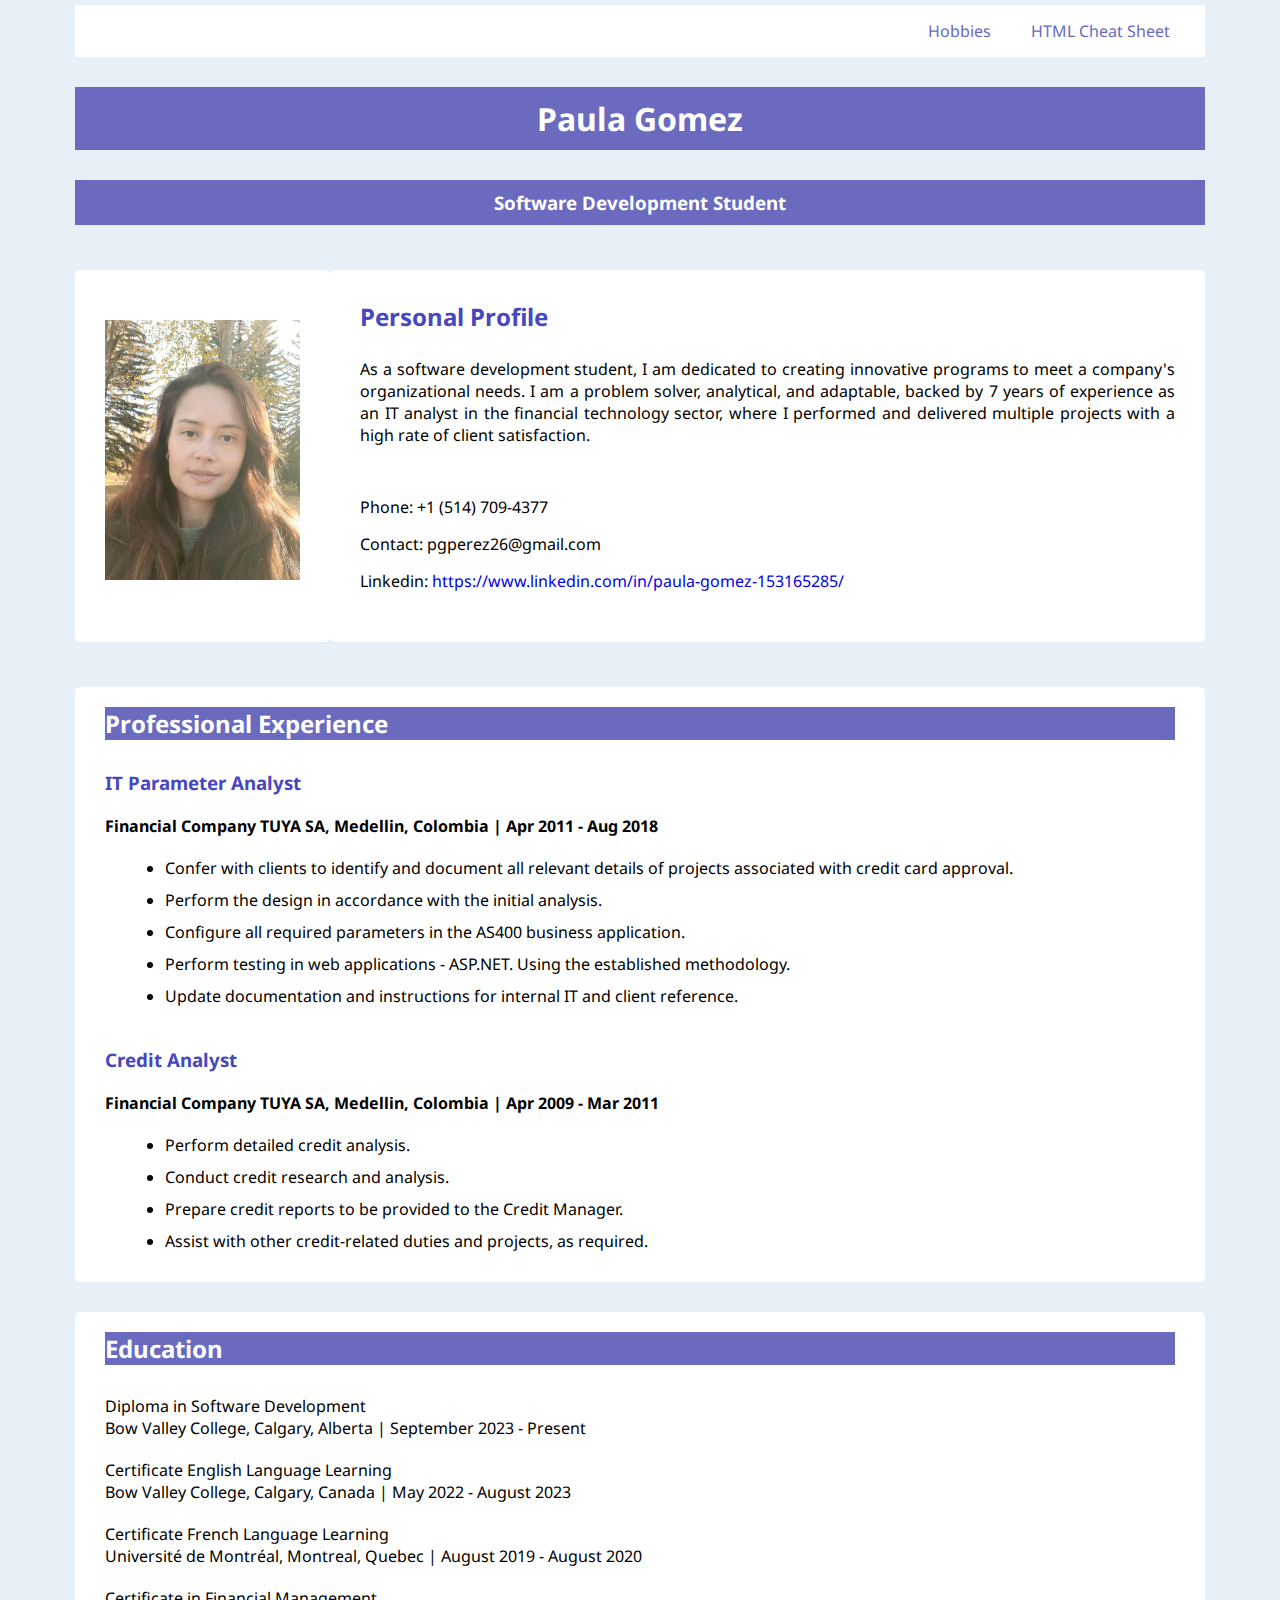
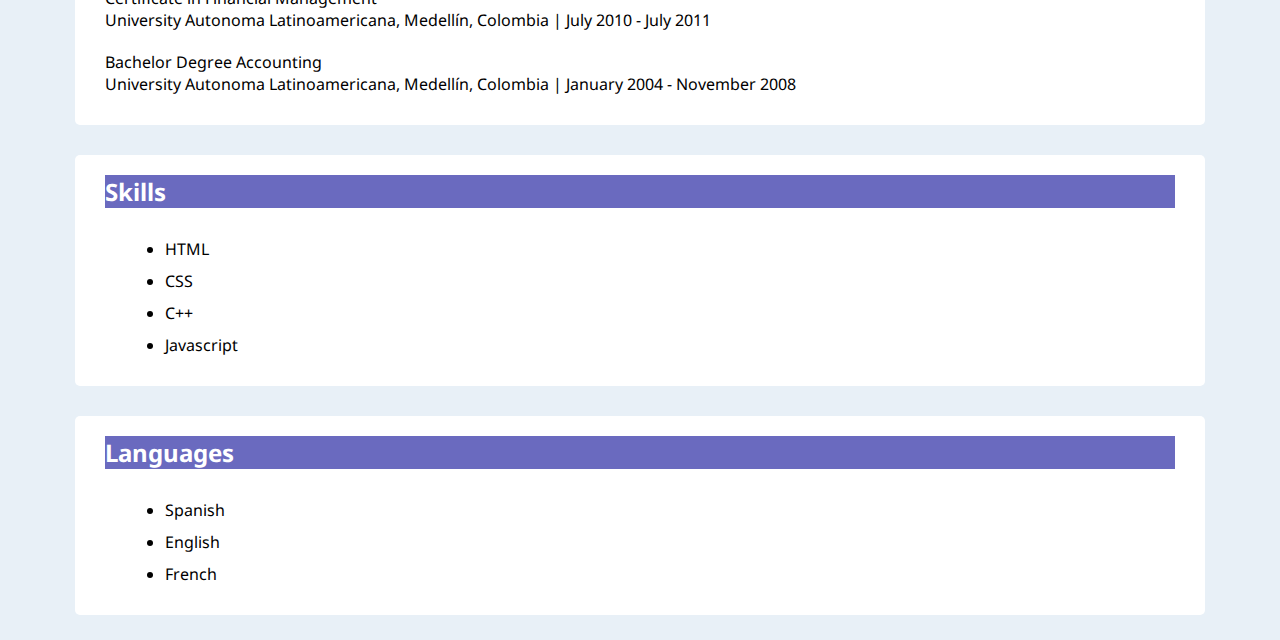
<file: index.html>
<!doctype html>

<html lang="en">
<html>
<head>
    <meta charset="utf-8">
    <title>Resume</title>
    <meta name="description" content="Personal website">
    <link rel="stylesheet" href="Styles.css">
    <link href="https://fonts.googleapis.com/css2?family=Noto+Sans&display=swap" rel="stylesheet">
</head>

<body>
    <header class="mainheader">
        
        <nav class="linksnav">
            <ul class="linkslist"> 
                <li class="liclass"><a href="hobbies/index.html" class="linksdetail">Hobbies</a></li>
                <li class="liclass"><a href="cheatsheet/index.html" class="linksdetail">HTML Cheat Sheet</a></li>
            </ul>
        </nav>
        <h1 class="paulagomez">Paula Gomez</h1>
        <h3 class="SD">Software Development Student</h3>
    </header>
    <main>
     <header class="headerphoto">
        <section class="sectionphoto">
            <div class="photo">
                <img src="images/paula.png" height="260" class="img">
                 </div>
                 <div class="photo1">
                 <h2 class="personalprofile">Personal Profile</h2>
                 <p class="infprofile">As a software development student, I am dedicated to creating innovative programs to meet a company's organizational needs. I am a problem solver, analytical, and adaptable, backed by 7 years of experience as an IT analyst in the financial technology sector, where I performed and delivered multiple projects with a high rate of client satisfaction.</p>
                 <p class="contact"> Phone: +1 (514) 709-4377 </p>
                 <p class="contact">Contact: pgperez26@gmail.com</p>
              <p class="linkedin">Linkedin: <a href="https://www.linkedin.com/in/paula-gomez-153165285/" class="linksdetail">https://www.linkedin.com/in/paula-gomez-153165285/</a></p>
            </div>
        </section>
    </header>
    <article>
        <section class="exp-edu-skill-lang">
             <section class="experience">
                 <h2 class="profexperience">Professional Experience</h2>
                 <h3 class="position">IT Parameter Analyst</h3>
                 <h4 class="company">Financial Company TUYA SA, Medellin, Colombia | Apr 2011 - Aug 2018</h4>
                 <ul class="role">
                    <li class="roledetail">Confer with clients to identify and document all relevant details of projects associated with credit card approval.</li>
                    <li class="roledetail">Perform the design in accordance with the initial analysis.</li>
                    <li class="roledetail">Configure all required parameters in the AS400 business application.</li>
                    <li class="roledetail">Perform testing in web applications - ASP.NET. Using the established methodology.</li>
                    <li class="roledetail">Update documentation and instructions for internal IT and client reference.</li>
                </ul>
                <h3 class="position2">Credit Analyst</h3>
                <h4 class="company">Financial Company TUYA SA, Medellin, Colombia | Apr 2009 - Mar 2011</h4>
                <ul class="role">
                    <li class="roledetail">Perform detailed credit analysis.</li>
                    <li class="roledetail">Conduct credit research and analysis.</li>
                    <li class="roledetail">Prepare credit reports to be provided to the Credit Manager.</li>
                    <li class="roledetail">Assist with other credit-related duties and projects, as required.</li>
                </ul>
            </section>
            <section class="education">
                <h2 class="educationtitle">Education</h2>
          
                <p class="sd">Diploma in Software Development<br>
                 Bow Valley College, Calgary, Alberta | September 2023 - Present </p>

                <p class="english">Certificate English Language Learning<br>
                Bow Valley College, Calgary, Canada | May 2022 - August 2023 </p>

                <p class="french">Certificate  French Language Learning<br>
                Université de Montréal, Montreal, Quebec | August 2019 - August 2020

                <p class="financ">Certificate in Financial Management<br>
                University Autonoma Latinoamericana, Medellín, Colombia | July 2010 - July 2011</p>

                <p class="account">Bachelor Degree Accounting<br>
                University Autonoma Latinoamericana, Medellín, Colombia | January 2004 - November 2008</p>
            </section>
            <section class="skills">
                <h2 class="titleskill">Skills</h2>
                    <ul class="listskill">
                        <li class="detailskill">HTML</li>
                        <li class="detailskill">CSS</li>
                        <li class="detailskill">C++</li>
                        <li class="detailskill">Javascript</li>
                    </ul>
            </section>
            <section class="languages">
                    <h2 class="titlelanguages">Languages</h2>
                    <ul class="listlanguages">
                        <li class="detaillanguages">Spanish</li>
                        <li class="detaillanguages">English</li>
                        <li class="detaillanguages">French</li>
                    </ul>
            </section>
        </section>
    </article>
    </main>

</body>
</html>
</file>
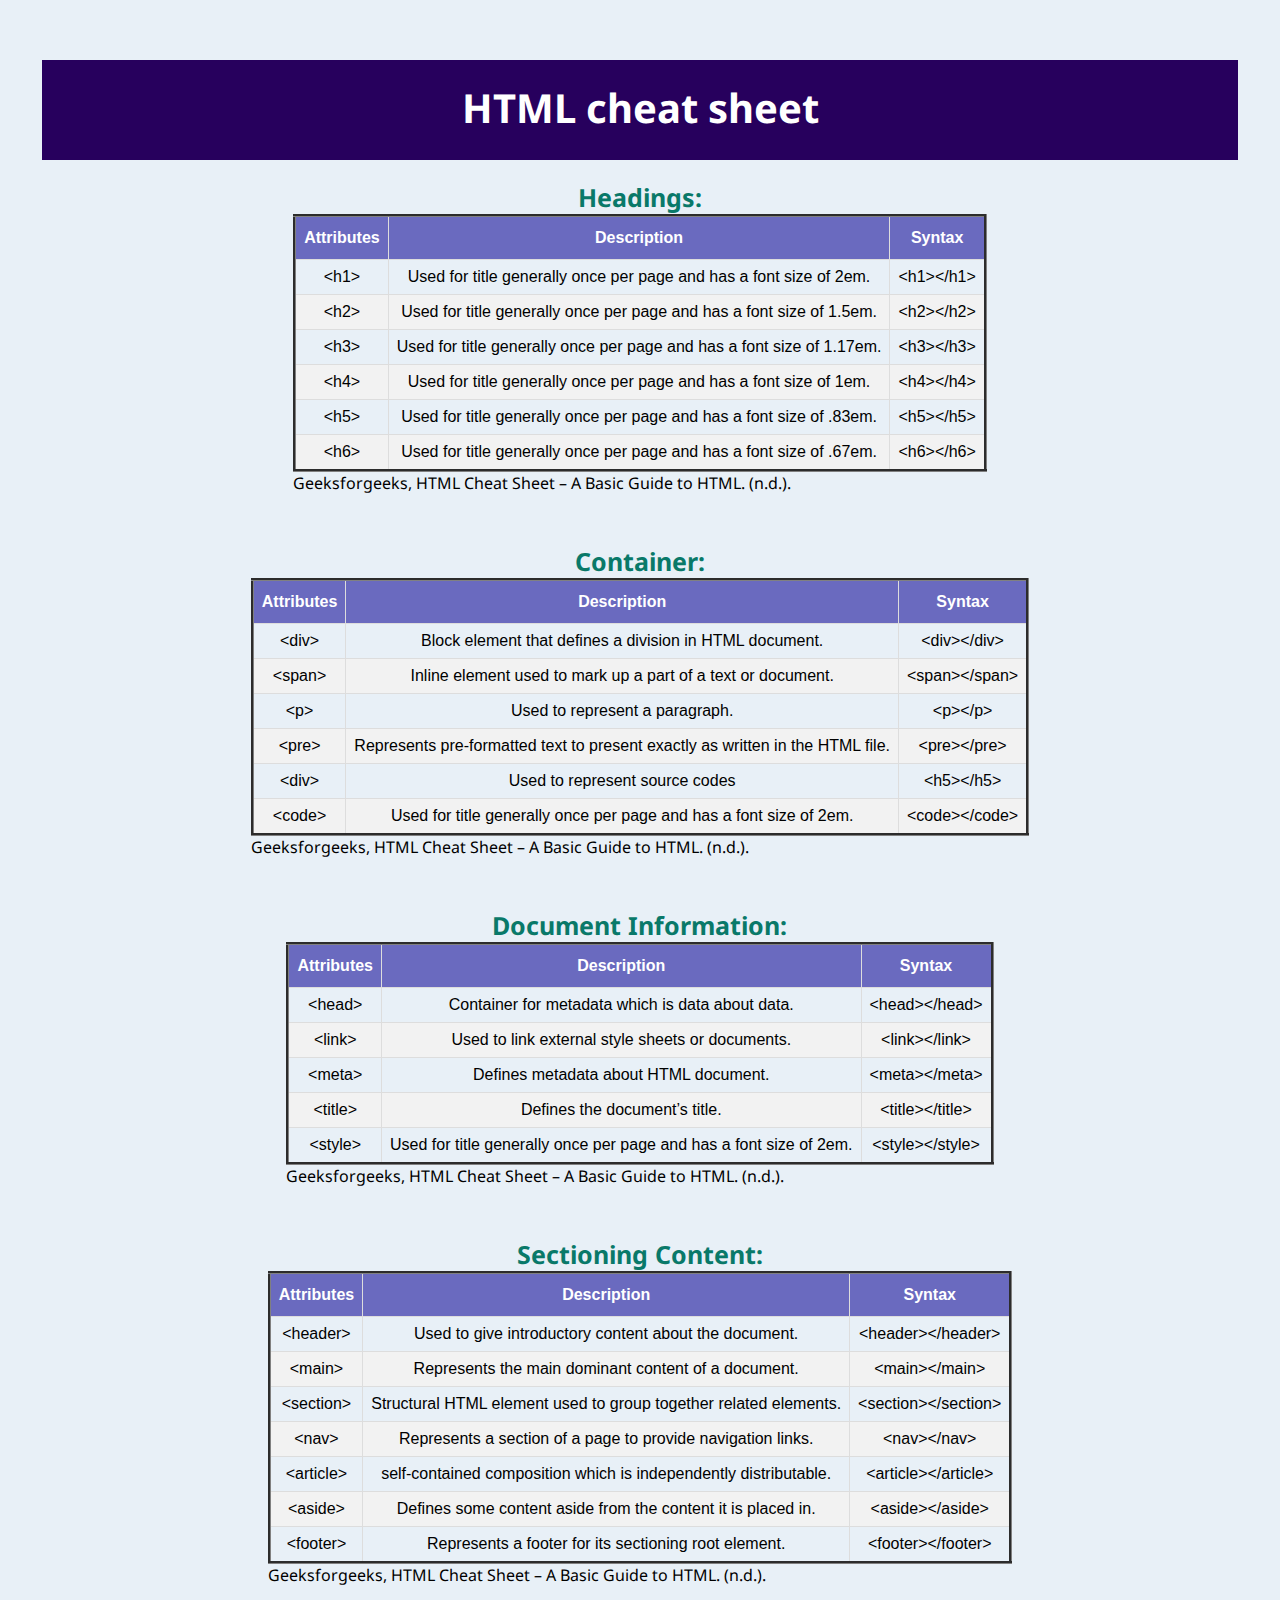
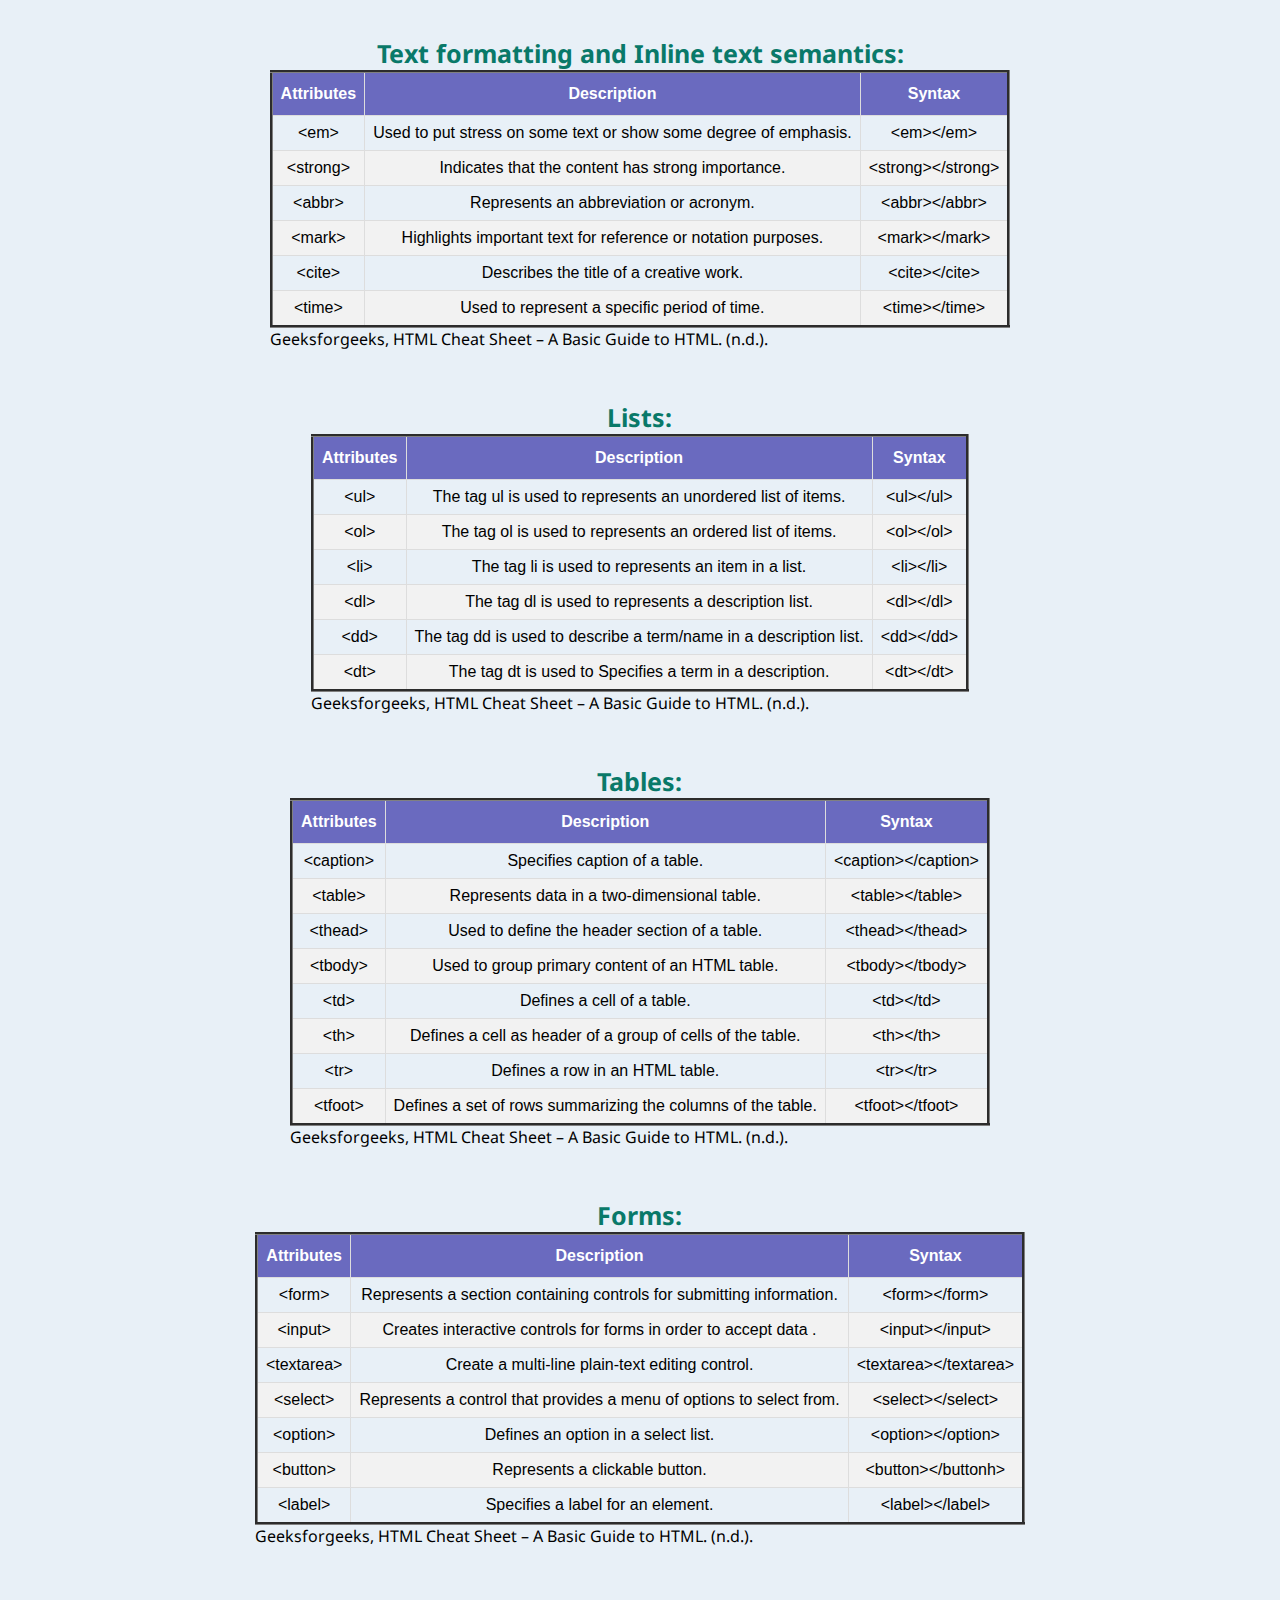
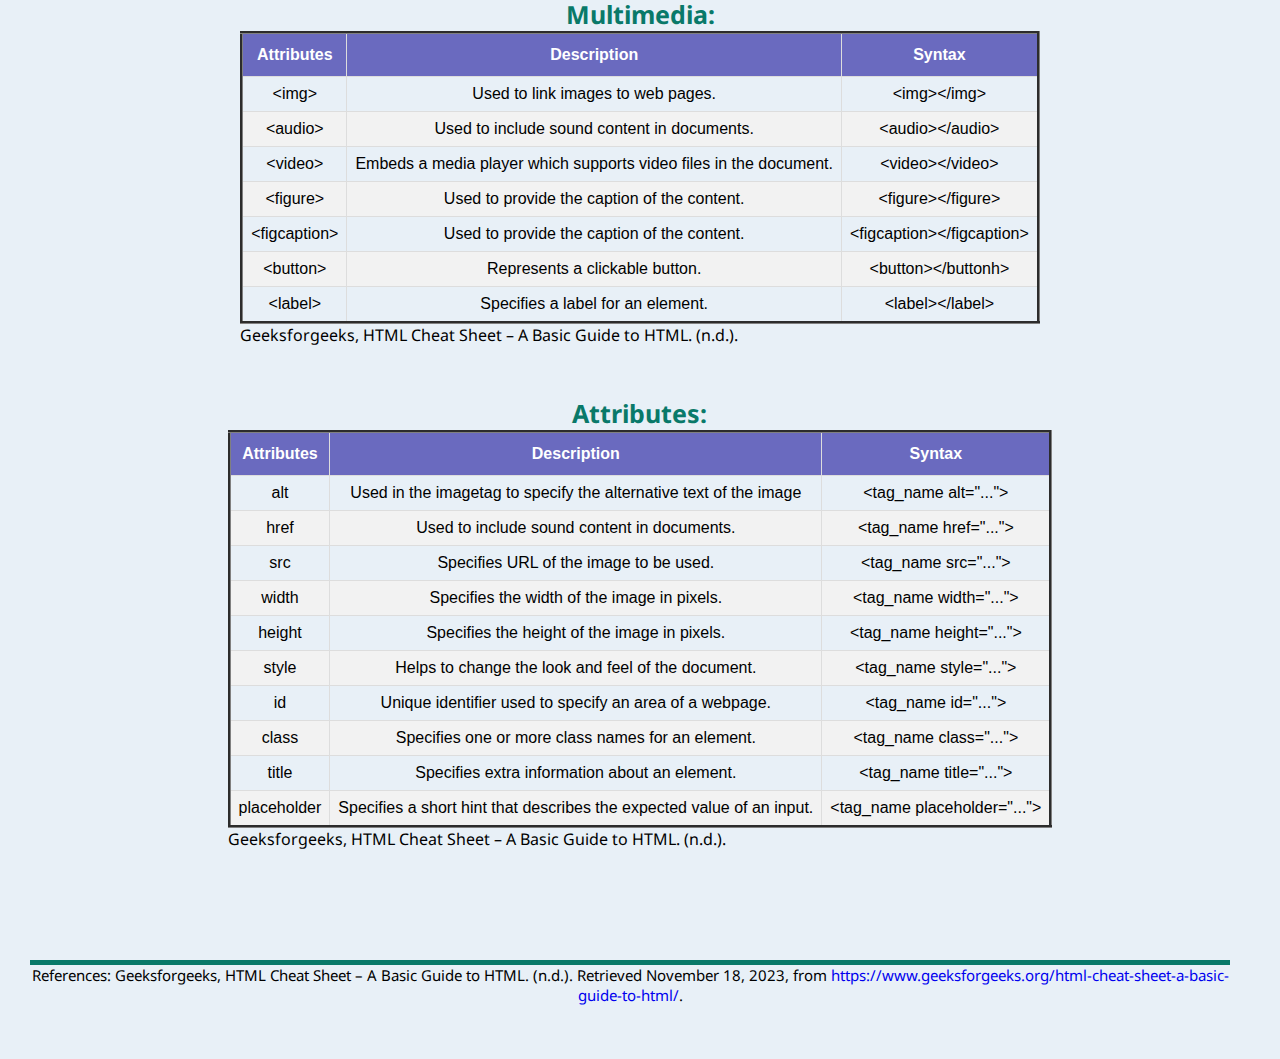
<file: cheatsheet/index.html>
<!doctype html>

<html lang="en">
<html>
<head>
    <meta charset="utf-8">
    <title>HTML cheat sheet</title>
    <meta name="description" content="HTML cheat sheet">
    <link rel="stylesheet" href="Styles.css">
    <script src="script.js"></script>
    <link href="https://fonts.googleapis.com/css2?family=Noto+Sans&display=swap" rel="stylesheet">
</head>

<body>
    <header class="mainheader">
        <h1 class="cheatsheet">HTML cheat sheet</h1>
    </header>
    <main>
    <section class="heading">
        <h3>Headings:</h3> 
        <table border="3">
        <thead>
        <tr>
            <th>Attributes</th>
            <th>Description</th>
            <th>Syntax</th>
        </tr>
        </thead>
        <tbody>
        <tr>
            <td>&lt;h1&gt</td>
            <td>Used for title generally once per page and has a font size of 2em.</td>
            <td>&lt;h1&gt;&lt;/h1&gt;</td>
        </tr>
        <tr>
            <td>&lt;h2&gt</td>
            <td>Used for title generally once per page and has a font size of 1.5em.</td>
            <td>&lt;h2&gt;&lt;/h2&gt;</td>
        </tr>
        <tr>
            <td>&lt;h3&gt</td>
            <td>Used for title generally once per page and has a font size of 1.17em.</td>
            <td>&lt;h3&gt;&lt;/h3&gt;</td>
        </tr>
        <tr>
            <td>&lt;h4&gt</td>
            <td>Used for title generally once per page and has a font size of 1em.</td>
            <td>&lt;h4&gt;&lt;/h4&gt;</td>
        </tr>
        <tr>
            <td>&lt;h5&gt</td>
            <td>Used for title generally once per page and has a font size of .83em.</td>
            <td>&lt;h5&gt;&lt;/h5&gt;</td>
        </tr>
        <tr>
            <td>&lt;h6&gt</td>
            <td>Used for title generally once per page and has a font size of .67em.</td>
            <td>&lt;h6&gt;&lt;/h6&gt;</td>
        </tr>
        </tbody>
    </table>
    <figcaption>Geeksforgeeks, HTML Cheat Sheet – A Basic Guide to HTML. (n.d.).</figcaption>    
</section>

    <section class="container">
        <h3>Container:</h3> 
    <table border="3">
        <thead>
        <tr>
            <th>Attributes</th>
            <th>Description</th>
            <th>Syntax</th>
        </tr>
        </thead>
        <tbody>
        <tr>
            <td>&lt;div&gt</td>
            <td>Block element that defines a division in HTML document.</td>
            <td>&lt;div&gt;&lt;/div&gt;</td>
        </tr>
        <tr>
            <td>&lt;span&gt</td>
            <td>Inline element used to mark up a part of a text or document.</td>
            <td>&lt;span&gt;&lt;/span&gt;</td>
        </tr>
        <tr>
            <td>&lt;p&gt</td>
            <td>Used to represent a paragraph.</td>
            <td>&lt;p&gt;&lt;/p&gt;</td>
        </tr>
        <tr>
            <td>&lt;pre&gt</td>
            <td>Represents pre-formatted text to present exactly as written in the HTML file.</td>
            <td>&lt;pre&gt;&lt;/pre&gt;</td>
        </tr>
        <tr>
            <td>&lt;div&gt</td>
            <td>Used to represent source codes</td>
            <td>&lt;h5&gt;&lt;/h5&gt;</td>
        </tr>
        <tr>
            <td>&lt;code&gt</td>
            <td>Used for title generally once per page and has a font size of 2em.</td>
            <td>&lt;code&gt;&lt;/code&gt;</td>
        </tr>
        </tbody>
    </table>
    <figcaption>Geeksforgeeks, HTML Cheat Sheet – A Basic Guide to HTML. (n.d.).</figcaption>
    </section>
    <section class="docinf">
        <h3>Document Information:</h3> 
    <table border="3">
        <thead>
        <tr>
            <th>Attributes</th>
            <th>Description</th>
            <th>Syntax</th>
        </tr>
        </thead>
        <tbody>
        <tr>
            <td>&lt;head&gt</td>
            <td>Container for metadata which is data about data.</td>
            <td>&lt;head&gt;&lt;/head&gt;</td>
        </tr>
        <tr>
            <td>&lt;link&gt</td>
            <td>Used to link external style sheets or documents.</td>
            <td>&lt;link&gt;&lt;/link&gt;</td>
        </tr>
        <tr>
            <td>&lt;meta&gt</td>
            <td>Defines metadata about HTML document.</td>
            <td>&lt;meta&gt;&lt;/meta&gt;</td>
        </tr>
        <tr>
            <td>&lt;title&gt</td>
            <td>Defines the document’s title.</td>
            <td>&lt;title&gt;&lt;/title&gt;</td>
        </tr>
        <tr>
            <td>&lt;style&gt</td>
            <td>Used for title generally once per page and has a font size of 2em.</td>
            <td>&lt;style&gt;&lt;/style&gt;</td>
        </tr>
        </tbody>
    </table>
    <figcaption>Geeksforgeeks, HTML Cheat Sheet – A Basic Guide to HTML. (n.d.).</figcaption>
    </section>
    <section class="sectcont">
        <h3>Sectioning Content:</h3> 
    <table border="3">
        <thead>
        <tr>
            <th>Attributes</th>
            <th>Description</th>
            <th>Syntax</th>
        </tr>
        </thead>
        <tbody>
        <tr>
            <td>&lt;header&gt</td>
            <td>Used to give introductory content about the document.</td>
            <td>&lt;header&gt;&lt;/header&gt;</td>
        </tr>
        <tr>
            <td>&lt;main&gt</td>
            <td>Represents the main dominant content of a document.</td>
            <td>&lt;main&gt;&lt;/main&gt;</td>
        </tr>
        <tr>
            <td>&lt;section&gt</td>
            <td>Structural HTML element used to group together related elements.</td>
            <td>&lt;section&gt;&lt;/section&gt;</td>
        </tr>
        <tr>
            <td>&lt;nav&gt</td>
            <td>Represents a section of a page to provide navigation links.</td>
            <td>&lt;nav&gt;&lt;/nav&gt;</td>
        </tr>
        <tr>
            <td>&lt;article&gt</td>
            <td>self-contained composition which is independently distributable.</td>
            <td>&lt;article&gt;&lt;/article&gt;</td>
        </tr>
        <tr>
            <td>&lt;aside&gt</td>
            <td>Defines some content aside from the content it is placed in.</td>
            <td>&lt;aside&gt;&lt;/aside&gt;</td>
        </tr>
        <tr>
            <td>&lt;footer&gt</td>
            <td>Represents a footer for its sectioning root element.</td>
            <td>&lt;footer&gt;&lt;/footer&gt;</td>
        </tr>
        </tbody>
    </table>
    <figcaption>Geeksforgeeks, HTML Cheat Sheet – A Basic Guide to HTML. (n.d.).</figcaption>
    </section>
    <section class="text">
        <h3>Text formatting and Inline text semantics: </h3> 
    <table border="3">
        <thead>
        <tr>
            <th>Attributes</th>
            <th>Description</th>
            <th>Syntax</th>
        </tr>
        </thead>
        <tbody>
        <tr>
            <td>&lt;em&gt</td>
            <td>Used to put stress on some text or show some degree of emphasis.</td>
            <td>&lt;em&gt;&lt;/em&gt;</td>
        </tr>
        <tr>
            <td>&lt;strong&gt</td>
            <td>Indicates that the content has strong importance.</td>
            <td>&lt;strong&gt;&lt;/strong&gt;</td>
        </tr>
        <tr>
            <td>&lt;abbr&gt</td>
            <td>Represents an abbreviation or acronym.</td>
            <td>&lt;abbr&gt;&lt;/abbr&gt;</td>
        </tr>
        <tr>
            <td>&lt;mark&gt</td>
            <td>Highlights important text for reference or notation purposes.</td>
            <td>&lt;mark&gt;&lt;/mark&gt;</td>
        </tr>
        <tr>
            <td>&lt;cite&gt</td>
            <td>Describes the title of a creative work.</td>
            <td>&lt;cite&gt;&lt;/cite&gt;</td>
        </tr>
        <tr>
            <td>&lt;time&gt</td>
            <td>Used to represent a specific period of time.</td>
            <td>&lt;time&gt;&lt;/time&gt;</td>
        </tr>
        
        </tbody>
    </table>
    <figcaption>Geeksforgeeks, HTML Cheat Sheet – A Basic Guide to HTML. (n.d.).</figcaption>
    </section>
    <section class="lists">
        <h3>Lists:</h3> 
    <table border="3">
        <thead>
        <tr>
            <th>Attributes</th>
            <th>Description</th>
            <th>Syntax</th>
        </tr>
        </thead>
        <tbody>
        <tr>
            <td>&lt;ul&gt</td>
            <td>The tag ul is used to represents an unordered list of items.</td>
            <td>&lt;ul&gt;&lt;/ul&gt;</td>
        </tr>
        <tr>
            <td>&lt;ol&gt</td>
            <td>The tag ol is used to represents an ordered list of items.</td>
            <td>&lt;ol&gt;&lt;/ol&gt;</td>
        </tr>
        <tr>
            <td>&lt;li&gt</td>
            <td>The tag li is used to represents an item in a list.</td>
            <td>&lt;li&gt;&lt;/li&gt;</td>
        </tr>
        <tr>
            <td>&lt;dl&gt</td>
            <td>The tag dl is used to represents a description list.</td>
            <td>&lt;dl&gt;&lt;/dl&gt;</td>
        </tr>
        <tr>
            <td>&lt;dd&gt</td>
            <td>The tag dd is used to describe a term/name in a description list.</td>
            <td>&lt;dd&gt;&lt;/dd&gt;</td>
        </tr>
        <tr>
            <td>&lt;dt&gt</td>
            <td>The tag dt is used to Specifies a term in a description.</td>
            <td>&lt;dt&gt;&lt;/dt&gt;</td>
        </tr>
        
        </tbody>
    </table>
    <figcaption>Geeksforgeeks, HTML Cheat Sheet – A Basic Guide to HTML. (n.d.).</figcaption>
    </section>
    <section class="tables">
        <h3>Tables:</h3> 
    <table border="3">
        <thead>
        <tr>
            <th>Attributes</th>
            <th>Description</th>
            <th>Syntax</th>
        </tr>
        </thead>
        <tbody>
        <tr>
            <td>&lt;caption&gt</td>
            <td>Specifies caption of a table.</td>
            <td>&lt;caption&gt;&lt;/caption&gt;</td>
        </tr>
        <tr>
            <td>&lt;table&gt</td>
            <td>Represents data in a two-dimensional table.</td>
            <td>&lt;table&gt;&lt;/table&gt;</td>
        </tr>
        <tr>
            <td>&lt;thead&gt</td>
            <td>Used to define the header section of a table.</td>
            <td>&lt;thead&gt;&lt;/thead&gt;</td>
        </tr>
        <tr>
            <td>&lt;tbody&gt</td>
            <td>Used to group primary content of an HTML table.</td>
            <td>&lt;tbody&gt;&lt;/tbody&gt;</td>
        </tr>
        <tr>
            <td>&lt;td&gt</td>
            <td>Defines a cell of a table.</td>
            <td>&lt;td&gt;&lt;/td&gt;</td>
        </tr>
        <tr>
            <td>&lt;th&gt</td>
            <td>Defines a cell as header of a group of cells of the table.</td>
            <td>&lt;th&gt;&lt;/th&gt;</td>
        </tr>
        <tr>
            <td>&lt;tr&gt</td>
            <td>Defines a row in an HTML table.</td>
            <td>&lt;tr&gt;&lt;/tr&gt;</td>
        </tr>
        <tr>
            <td>&lt;tfoot&gt</td>
            <td>Defines a set of rows summarizing the columns of the table.</td>
            <td>&lt;tfoot&gt;&lt;/tfoot&gt;</td>
        </tr>
        </tbody>
    </table>
    <figcaption>Geeksforgeeks, HTML Cheat Sheet – A Basic Guide to HTML. (n.d.).</figcaption>
    </section>
    <section class="forms">
        <h3>Forms: </h3> 
    <table border="3">
        <thead>
        <tr>
            <th>Attributes</th>
            <th>Description</th>
            <th>Syntax</th>
        </tr>
        </thead>
        <tbody>
        <tr>
            <td>&lt;form&gt</td>
            <td>Represents a section containing controls for submitting information.</td>
            <td>&lt;form&gt;&lt;/form&gt;</td>
        </tr>
        <tr>
            <td>&lt;input&gt</td>
            <td>Creates interactive controls for forms in order to accept data .</td>
            <td>&lt;input&gt;&lt;/input&gt;</td>
        </tr>
        <tr>
            <td>&lt;textarea&gt</td>
            <td>Create a multi-line plain-text editing control.</td>
            <td>&lt;textarea&gt;&lt;/textarea&gt;</td>
        </tr>
        <tr>
            <td>&lt;select&gt</td>
            <td>Represents a control that provides a menu of options to select from.</td>
            <td>&lt;select&gt;&lt;/select&gt;</td>
        </tr>
        <tr>
            <td>&lt;option&gt</td>
            <td>Defines an option in a select list.</td>
            <td>&lt;option&gt;&lt;/option&gt;</td>
        </tr>
        <tr>
            <td>&lt;button&gt</td>
            <td>Represents a clickable button.</td>
            <td>&lt;button&gt;&lt;/buttonh&gt;</td>
        </tr>
        <tr>
            <td>&lt;label&gt</td>
            <td>Specifies a label for an element.</td>
            <td>&lt;label&gt;&lt;/label&gt;</td>
        </tr>
        </tbody>
    </table>
    <figcaption>Geeksforgeeks, HTML Cheat Sheet – A Basic Guide to HTML. (n.d.).</figcaption>
    </section>
    <section class="multimedia">
        <h3>Multimedia:</h3> 
    <table border="3">
        <thead>
        <tr>
            <th>Attributes</th>
            <th>Description</th>
            <th>Syntax</th>
        </tr>
        </thead>
        <tbody>
        <tr>
            <td>&lt;img&gt</td>
            <td>Used to link images to web pages.</td>
            <td>&lt;img&gt;&lt;/img&gt;</td>
        </tr>
        <tr>
            <td>&lt;audio&gt</td>
            <td>Used to include sound content in documents.</td>
            <td>&lt;audio&gt;&lt;/audio&gt;</td>
        </tr>
        <tr>
            <td>&lt;video&gt</td>
            <td>Embeds a media player which supports video files in the document.</td>
            <td>&lt;video&gt;&lt;/video&gt;</td>
        </tr>
        <tr>
            <td>&lt;figure&gt</td>
            <td>Used to provide the caption of the content.</td>
            <td>&lt;figure&gt;&lt;/figure&gt;</td>
        </tr>
        <tr>
            <td>&lt;figcaption&gt</td>
            <td>Used to provide the caption of the content.</td>
            <td>&lt;figcaption&gt;&lt;/figcaption&gt;</td>
        </tr>
        <tr>
            <td>&lt;button&gt</td>
            <td>Represents a clickable button.</td>
            <td>&lt;button&gt;&lt;/buttonh&gt;</td>
        </tr>
        <tr>
            <td>&lt;label&gt</td>
            <td>Specifies a label for an element.</td>
            <td>&lt;label&gt;&lt;/label&gt;</td>
        </tr>
        </tbody>
    </table>
    <figcaption>Geeksforgeeks, HTML Cheat Sheet – A Basic Guide to HTML. (n.d.).</figcaption>
    </section>
    <section class="attributes">
        <h3>Attributes:</h3> 
    <table border="3">
        <thead>
        <tr>
            <th>Attributes</th>
            <th>Description</th>
            <th>Syntax</th>
        </tr>
        </thead>
        <tbody>
        <tr>
            <td>alt</td>
            <td>Used in the imagetag to specify the alternative text of the image</td>
            <td>&lt;tag_name alt="..."&gt;</td>
        </tr>
        <tr>
            <td>href</td>
            <td>Used to include sound content in documents.</td>
            <td>&lt;tag_name href="..."&gt;</td>
        </tr>
        <tr>
            <td>src</td>
            <td>Specifies URL of the image to be used.</td>
            <td>&lt;tag_name src="..."&gt;</td>
        </tr>
        <tr>
            <td>width</td>
            <td>Specifies the width of the image in pixels.</td>
            <td>&lt;tag_name width="..."&gt;</td>
        </tr>
        <tr>
            <td>height</td>
            <td>Specifies the height of the image in pixels.</td>
            <td>&lt;tag_name height="..."&gt;</td>
        </tr>
        <tr>
            <td>style</td>
            <td>Helps to change the look and feel of the document.</td>
            <td>&lt;tag_name style="..."&gt;</td>
        </tr>
        <tr>
            <td>id</td>
            <td>Unique identifier used to specify an area of a webpage.</td>
            <td>&lt;tag_name id="..."&gt;</td>
        </tr>
        <tr>
            <td>class</td>
            <td>Specifies one or more class names for an element.</td>
            <td>&lt;tag_name class="..."&gt;</td>
        </tr>
        <tr>
            <td>title</td>
            <td>Specifies extra information about an element.</td>
            <td>&lt;tag_name title="..."&gt;</td>
        </tr>
        <tr>
            <td>placeholder</td>
            <td>Specifies a short hint that describes the expected value of an input.</td>
            <td>&lt;tag_name placeholder="..."&gt;</td>
        </tr>
        </tbody>
    </table>
    <figcaption>Geeksforgeeks, HTML Cheat Sheet – A Basic Guide to HTML. (n.d.).</figcaption>
    </section>
</main>   
<footer>
    <p class="refdetail">References: Geeksforgeeks, HTML Cheat Sheet – A Basic Guide to HTML. (n.d.). Retrieved November 18, 2023, from <a href="https://www.geeksforgeeks.org/html-cheat-sheet-a-basic-guide-to-html/" class="link">https://www.geeksforgeeks.org/html-cheat-sheet-a-basic-guide-to-html/</a>.</p><br><br>
    </footer>
  

</body>
</html>
</file>
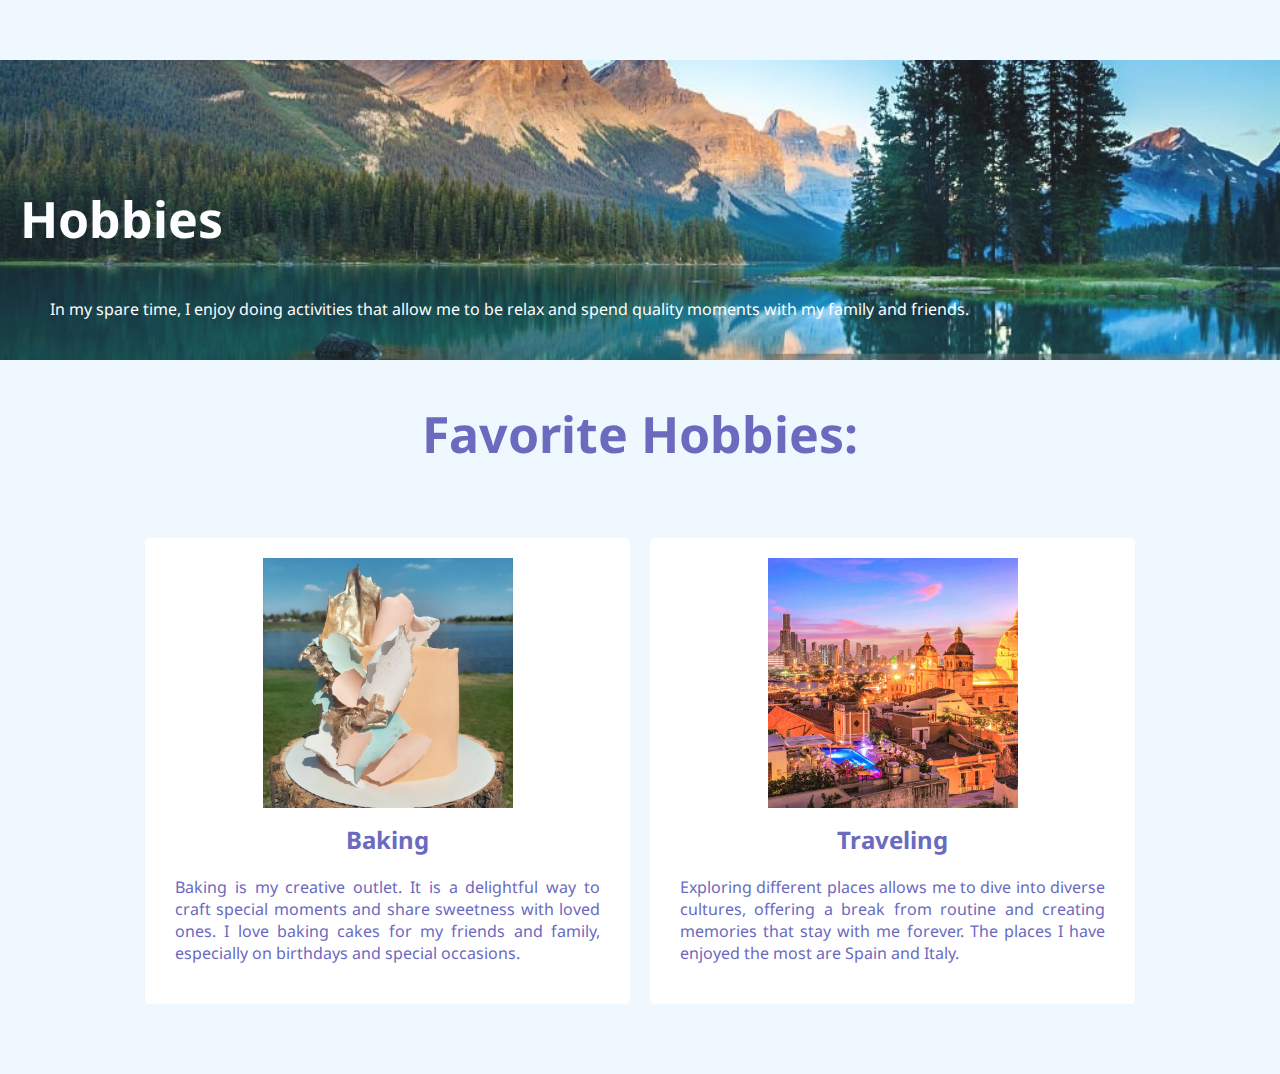
<file: hobbies/index.html>
<!doctype html>

<html lang="en">
<html>
<head>
    <meta charset="utf-8">
    <title>Hobbies</title>
    <meta name="description" content="Hobbies">
    <link rel="stylesheet" href="Styles.css">
    <link href="https://fonts.googleapis.com/css2?family=Noto+Sans&display=swap" rel="stylesheet">
</head>
<body>
    <header class="mainheader">
        <h1 class="hobbies">Hobbies</h1>
        <p class="aboutinf">In my spare time, I enjoy doing activities that allow me to be relax and spend quality moments with my family and friends. </p>
    </header>
    <main>
        <h2 class="about">Favorite Hobbies:</h2>
        <section class="sectionimg">
            <section class="detail">
                <img class="img" src="cake.png" height="250">
                <h2 class="title">Baking</h2>
                <p class="descrip">Baking is my creative outlet. It is a delightful way to craft special moments and share sweetness with loved ones. I love baking cakes for my friends and family, especially on birthdays and special occasions.</p>
                </section>
            <section class="detail2">
                <img class="img2" src="cartagena.png" height="250">
                <h2 class="title2">Traveling</h2>
                <p class="descrip2">Exploring different places allows me to dive into diverse cultures, offering a break from routine and creating memories that stay with me forever. The places I have enjoyed the most are Spain and Italy.</p> 
                </section>
        </section>
    </header>
    </main>
</body>
</html>
</file>
<file: Styles.css>
* {
    margin: 0;
    padding: 0;
    box-sizing: border-box;
}

body{
    width: 100vw;
    height: 100vh;
    min-height: 1000px;
    background-color: #e8f0f7;
    min-height: 1000px;
    font-family: 'Noto Sans', sans-serif;
}

.mainheader{
    display:flex;
    flex-direction: column;
    row-gap: 30px;
    max-width: 1150px;
    padding: 5px 10px;
    margin: 0 auto;
}

.paulagomez{
    background-color: rgb(106, 106, 191);
    color: white;
    text-align: center;
    padding:  10px;
}
.SD{
    background-color: rgb(106, 106, 191);
    color: white;
    text-align: center;
    padding:  10px;

}
.linksnav{
    background-color: white;
    padding:  15px;
}

.linkslist {
    display: flex;
    justify-content: end;
    column-gap: 40px;   
    margin-right: 20px;
}
.liclass {
    display: flex;
    justify-content: center;   
}
.liclass a {
    text-decoration: none;
    color:rgb(106, 106, 191)

}

.sectionphoto {
    display: flex;
    max-width: 1150px;
    margin: 0 auto;
    padding: 40px 10px;
}
.photo{
    background-color: white;
    border-radius: 5px;
    padding: 20px 30px;
   
}
.photo1{
    background-color: white;
    border-radius: 5px;
    padding: 20px 30px;
    
}

.img{
    text-align: center;
    margin-top: 30px;
}
.personalprofile {
    margin: 10px 0 25px;
    color:rgb(71, 71, 192);
}

.infprofile {
    margin: 10px 0 50px;
    text-align: justify;
}

.contact {
    margin: 5px 0 15px;
}

.linkedin {
    margin: 10px 0 30px;
}
.exp-edu-skill-lang {
    display: flex;
    flex-direction: column;
    max-width: 1150px;
    row-gap: 30px;
    margin: 0 auto;
    padding: 5px 10px;
}

.experience{
    background-color: white;
    padding: 10px 30px;
    border-radius: 5px;
    flex:1;
}
.education{
    background-color: white;
    padding: 10px 30px;
    border-radius: 5px;
    flex:1;
}
.profexperience{
    margin: 10px 0 30px;
    background-color: rgb(106, 106, 191);
    color:white;
}
.position{
    margin: 10px 0 20px;
    color:rgb(71, 71, 192);
}
.position2{
    margin: 10px 0 20px;
    padding-top: 20px;
    color:rgb(71, 71, 192);
}
.company{
    margin: 10px 0 20px;
}
.role{
    margin: 10px 0 20px;
}
.roledetail{
    margin: 10px 60px 10px;
}
.educationtitle{
    margin: 10px 0 30px;
    background-color: rgb(106, 106, 191);
    color:white;
}

.sd{
    margin: 10px 0 20px; 
}
.english{
    margin: 10px 0 20px;
}
.french{
    margin: 10px 0 20px;
}
.financ{
    margin: 10px 0px 20px;
}
.account{
    margin: 10px 0px 20px;
}

.skills{
    background-color: white;
    padding: 10px 30px;
    border-radius: 5px;
    flex:1;
}

.languages{
    background-color: white;
    padding: 10px 30px;
    border-radius: 5px;
    margin-bottom: 20px;
    flex:1;
}
.titleskill{
    margin: 10px 0 30px;
    background-color: rgb(106, 106, 191);
    color:white;
}
.listskill{
    margin: 10px 0 20px;
}
.detailskill{
    margin: 10px 60px 10px;
}

.titlelanguages {
    margin: 10px 0 30px;
    background-color: rgb(106, 106, 191);
    color:white;
}
.listlanguages{
    margin: 10px 0 20px;
}
.detaillanguages{
    margin: 10px 60px 10px;
}
.linksdetail, :link {
    text-decoration: none;
    
  }
  
.linksdetail:visited {
    text-decoration: none;
    color: rgb(106, 106, 191);
  }
  
.linksdetail:hover {
    text-decoration: underline;
    color: #097969;
  }
  
.linksdetail:active {
    text-decoration: underline;
    
  }
</file>
<file: cheatsheet/Styles.css>
* {
    margin: 0;
    padding: 0;
    box-sizing: border-box;
}

body{
    width: 100vw;
    min-height: 100vh;
    background-color:#e8f0f7;

    font-family: 'Noto Sans', sans-serif;
}

.mainheader{
    padding:10px;
    margin-top: 50px;
    margin-left: 32px;
    margin-right: 32px;
}
.cheatsheet{
    text-align: center;
    padding:  20px; 
    min-height: 100px;
    font-size: 40px;
}
main {
    display: flex;
    flex-direction: column;
    align-items: center;
    row-gap:30px;
    max-width:1150px;
    margin: 0 auto;
    padding: 70px,80px;
    
}
.heading, .container, .text, .lists{
    padding: 10px 30px;
    border-radius: 5px;
}
.docinf{
    padding: 10px 30px;
    border-radius: 5px;
}
.sectcont,.forms{
    padding: 10px 30px;
    border-radius: 5px;
}
.tables{
    padding: 10px 30px;
    border-radius: 5px;
}
.multimedia{
    padding: 10px 30px;
    border-radius: 5px;
}
.attributes{
    padding: 10px 30px;
    border-radius: 5px;
}

h3{
    text-align: center;
    color: #097969;
    font-size: 25px;
}
footer{
    display:flex;
    flex-direction: column;
    text-align: center;
    padding: 10px 30px;;
}
.refdetail{
    margin-top: 90px;
    margin-right: 20px;
    font-size: 15px;
    border-top: 5px solid #097969;
}
table {
    font-family: Arial, Helvetica, sans-serif;
    border-collapse: collapse;
    width: 100%;
  }
  table td, table th {
    border: 1px solid #ddd;
    padding: 8px;
   
  }
  
  table tr:nth-child(even){background-color: #f2f2f2;}
  
  table tr:hover {background-color: #ddd;}
  
  table th {
    padding-top: 12px;
    padding-bottom: 12px;
    text-align: left;
    background-color: rgb(106, 106, 191);
    color: white;
  }
  tr th{
    text-align: center;
  }
  tr td{
    text-align: center;
  }
  .link, :link {
    text-decoration: none;
    
  }
  
.link:visited {
    text-decoration: none;
    color: rgb(106, 106, 191);
  }
  
.link:hover {
    text-decoration: underline;
    color: #097969;
  }
  
.link:active {
    text-decoration: underline;
    
  }
</file>
<file: hobbies/Styles.css>
*{
    margin: 0;
    padding: 0;
    box-sizing: border-box;
}

body{
    width: 100vw;
    height: 100vh;
    min-height: 500px;
    background-color: aliceblue;
}

.mainheader{
    display:flex;
    flex-direction: column;
    row-gap: 30px;
    max-width: 1350px;
    height: 300px;
    padding: 30px 20px;
    margin: 0 auto;
    margin-top:60px;
    background-image: url('mount.jpg');
    background-repeat: no-repeat;
    background-position: center bottom;
    background-size: cover;
    opacity: 0.9;
}

.hobbies{
    padding-top:50px;
    margin-top:45px;
    font-family: 'Noto Sans', sans-serif;
    font-size: 50px;
    color: white;
}


.aboutinf{
    font-family: 'Noto Sans', sans-serif;
    border: 5px;
    padding:15px 30px;
    color: white;
   
}
.about{
    font-family: 'Noto Sans', sans-serif;
    border: 5px;

    margin-top:40px;
    color: rgb(106, 106, 191);
    font-size: 50px;
    text-align: center;
}
.sectionimg{
    display:flex;
    column-gap: 20px;
    max-width: 1150px;
    margin: 0 auto;
    font-family: 'Noto Sans', sans-serif;
    padding: 70px 80px;
    text-align: center;
}
.detail{
    background-color: white;
    border-radius: 5px;
    padding:20px 30px;
    flex:1;
}
.img{
    height: 250px;
    width: 250px;
    object-fit: cover;
}
.title{
    margin: 10px 0 20px;
    color: rgb(106, 106, 191);
}
.descrip{
    margin: 10px 0 20px;
    text-align: justify;
    color: rgb(106, 106, 191);
    
}
.detail2{
    background-color: white;
    border-radius: 5px;
    padding:20px 30px;
    flex:1;
}
.img2{
    height: 250px;
    width: 250px;
    object-fit: cover;
}
.title2{
    margin: 10px 0 20px;
    color: rgb(106, 106, 191);
}
.descrip2{
    margin: 10px 0 20px;
    text-align: justify;
    color: rgb(106, 106, 191);
    
}
</file>
